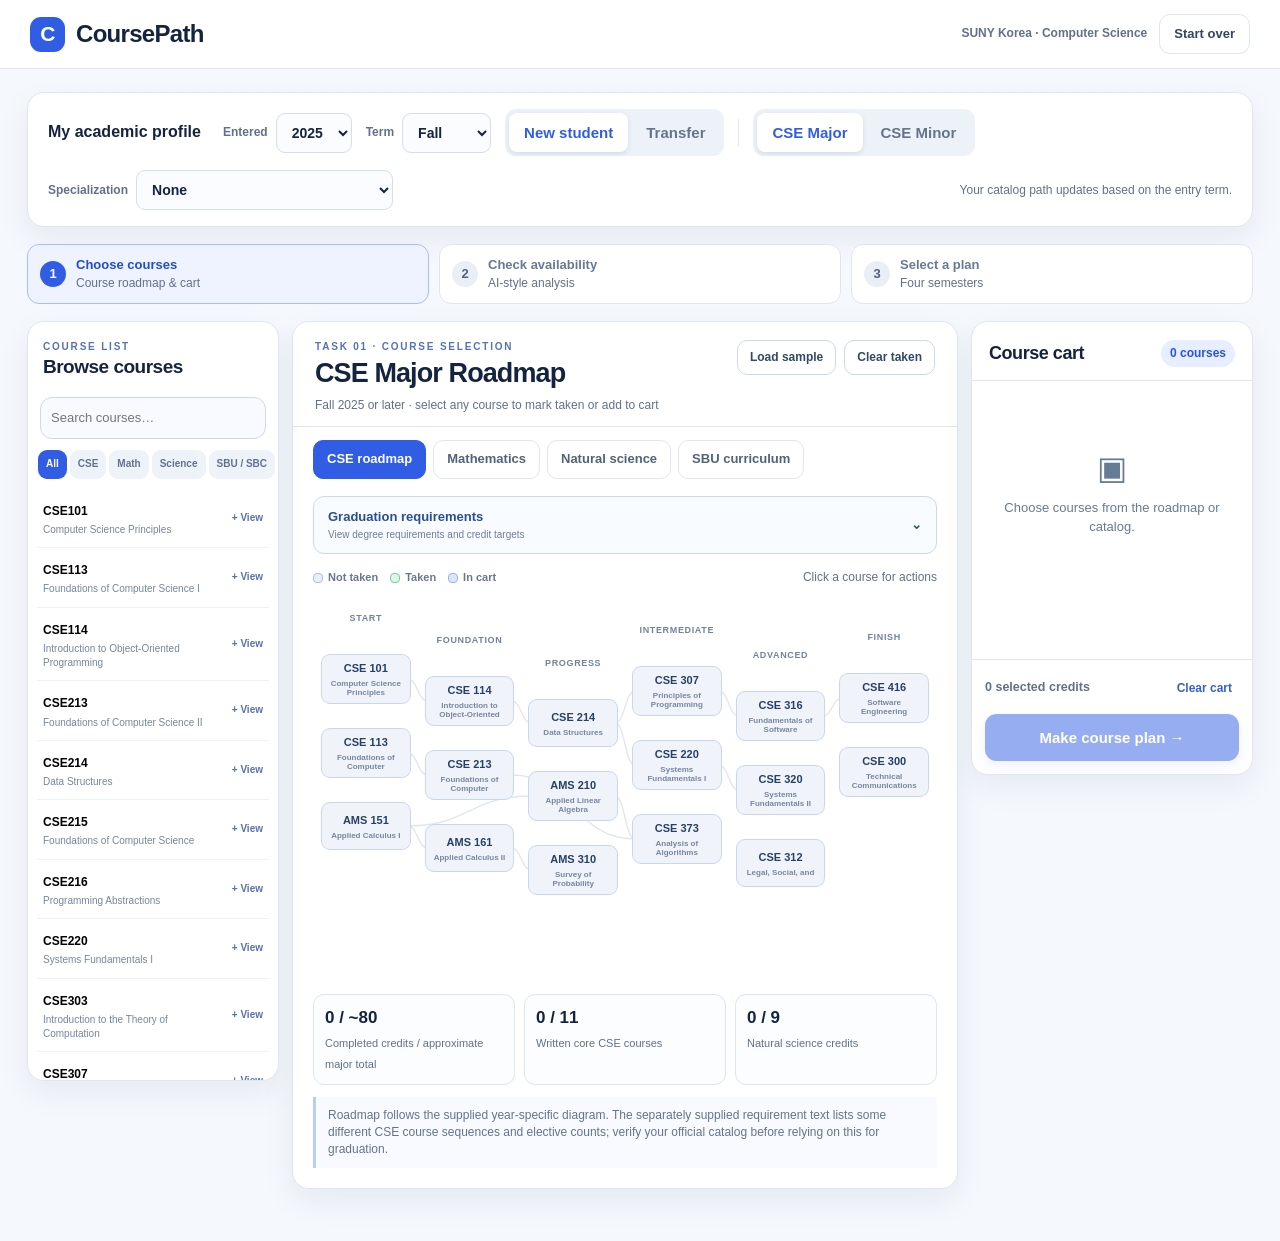
<file: CoursePath.html>
<!doctype html>
<html lang="en">
<head>
<meta charset="utf-8" />
<meta name="viewport" content="width=device-width,initial-scale=1" />
<title>Prototype | CoursePath</title>
<style>
:root{--ink:#142340;--muted:#61718a;--line:#dee6f0;--wash:#f5f8fd;--white:#fff;--blue:#315de5;--blueDark:#2148c2;--softBlue:#eef3ff;--green:#09835d;--greenBg:#e4f7ec;--amber:#986410;--amberBg:#fff3d6;--shadow:0 12px 32px rgba(29,53,91,.07);--radius:17px}
*{box-sizing:border-box}html{scroll-behavior:smooth}body{margin:0;background:var(--wash);font-family:Inter,ui-sans-serif,-apple-system,BlinkMacSystemFont,"Segoe UI",sans-serif;color:var(--ink);font-size:15px;line-height:1.42}button,select,input{font:inherit}button{cursor:pointer}button:disabled{opacity:.5;cursor:not-allowed}button:focus-visible,input:focus-visible,select:focus-visible{outline:3px solid #9db8ff;outline-offset:2px}a{color:inherit}.hidden{display:none!important}
.app-header{height:69px;background:#fff;border-bottom:1px solid var(--line);display:flex;align-items:center;justify-content:space-between;padding:0 30px;gap:16px;position:sticky;top:0;z-index:30}.brand{display:flex;align-items:center;gap:11px;font-weight:850;letter-spacing:-.7px;font-size:24px}.brandmark{width:35px;height:35px;display:grid;place-items:center;background:var(--blue);color:#fff;border-radius:11px;font-size:21px;font-weight:900}.head-right{display:flex;align-items:center;gap:12px}.head-note{font-size:12px;font-weight:650;color:var(--muted)}.header-link{background:#fff;border:1px solid var(--line);padding:10px 14px;border-radius:11px;color:#334562;font-size:13px;font-weight:800}.header-link:hover{background:#f2f6ff}
.page{max-width:1630px;margin:0 auto;padding:23px 27px 52px}.profile-panel{background:#fff;border:1px solid var(--line);box-shadow:var(--shadow);border-radius:var(--radius);padding:16px 20px;display:flex;flex-wrap:wrap;align-items:center;gap:14px;margin-bottom:17px}.profile-label{font-weight:850;font-size:16px;margin-right:8px}.profile-field{display:flex;align-items:center;gap:8px;white-space:nowrap}.profile-field label{color:var(--muted);font-weight:750;font-size:12px}.profile-field select{min-height:40px;padding:8px 11px;border:1px solid #d4deed;background:#fafcff;border-radius:9px;color:var(--ink);font-size:14px;font-weight:700}.toggle-group{display:flex;background:#edf2f9;padding:4px;border-radius:11px;gap:3px}.pill-toggle{padding:9px 15px;border:0;background:transparent;color:#65748b;font-weight:790;border-radius:8px}.pill-toggle.active{background:#fff;color:var(--blue);box-shadow:0 2px 5px rgba(33,64,107,.12)}.subtle-sep{height:27px;width:1px;background:var(--line)}.profile-tip{font-size:12px;color:var(--muted);margin-left:auto;max-width:300px}
.steps{display:flex;align-items:center;gap:10px;margin:5px 0 17px}.step{display:flex;align-items:center;gap:10px;flex:1;border:1px solid var(--line);background:#fff;border-radius:12px;padding:11px 12px;font-weight:780;color:#697993;font-size:13px;text-align:left}.step.active{color:#234dcb;background:var(--softBlue);border-color:#a8bcf8}.step.done{color:#087251}.step-num{width:26px;height:26px;border-radius:50%;display:grid;place-items:center;background:#e9eef7;font-weight:850;color:#50627b}.step.active .step-num{background:var(--blue);color:#fff}.step.done .step-num{background:#ddf5e8;color:#087251}.step-description{font-size:12px;color:var(--muted);font-weight:500;display:block}
.workspace{display:grid;grid-template-columns:72px minmax(0,1fr) 295px;gap:15px;align-items:start}.tool-rail{background:#fff;border:1px solid var(--line);border-radius:var(--radius);padding:13px 9px;min-height:570px;display:flex;flex-direction:column;align-items:center;gap:13px}.rail-btn{width:53px;min-height:59px;display:flex;flex-direction:column;align-items:center;justify-content:center;gap:3px;font-size:10px;font-weight:800;background:#f4f7ff;border:1px solid #cbd9fc;color:#294fb2;border-radius:12px}.rail-btn:hover{background:#eaf0ff}.rail-btn svg{width:23px;height:23px}.rail-mini{color:#9aa7b8;font-size:10px;text-align:center;margin-top:8px}.main-card,.side-card{background:#fff;border:1px solid var(--line);box-shadow:var(--shadow);border-radius:var(--radius);overflow:hidden}.main-card{min-height:570px}.card-head{padding:18px 22px 12px;border-bottom:1px solid var(--line);display:flex;align-items:flex-start;justify-content:space-between;gap:14px}.eyebrow{text-transform:uppercase;font-size:10px;font-weight:900;letter-spacing:1.8px;color:#5671bc}.card-head h1{font-size:27px;letter-spacing:-.9px;line-height:1.15;margin:4px 0 4px}.small-muted{color:var(--muted);font-size:12px}.card-actions{display:flex;gap:8px;align-items:center;flex-wrap:wrap}.outline-btn{background:#fff;border:1px solid #cbd8ed;border-radius:10px;padding:10px 12px;font-weight:750;color:#334865}.outline-btn:hover{background:#f2f6ff}.primary-btn{background:var(--blue);color:#fff;border:1px solid var(--blue);border-radius:11px;padding:12px 15px;font-weight:830;box-shadow:0 5px 14px rgba(49,93,229,.16)}.primary-btn:hover:not(:disabled){background:var(--blueDark)}.btn-small{padding:8px 12px;font-size:12px}.tabstrip{display:flex;gap:7px;align-items:center;padding:13px 20px 6px;flex-wrap:wrap}.tab{border:1px solid var(--line);background:#fff;color:#51627b;padding:9px 13px;border-radius:10px;font-weight:810;font-size:13px}.tab.active{background:var(--blue);border-color:var(--blue);color:#fff}.roadmap-wrap{padding:12px 20px 17px}.roadmap-help{display:flex;justify-content:space-between;align-items:center;gap:10px;flex-wrap:wrap;margin:0 0 13px}.legend{display:flex;gap:12px;align-items:center;flex-wrap:wrap}.legend span{font-size:11px;font-weight:750;color:#667891;display:flex;align-items:center;gap:5px}.dot{width:10px;height:10px;border-radius:4px;display:inline-block}.dot.todo{background:#e9eff8;border:1px solid #adc0da}.dot.taken{background:#dcf6e7;border:1px solid #7dc9a0}.dot.cart{background:#dce7ff;border:1px solid #96b0fb}.roadmap-scroll{overflow-x:auto;scrollbar-width:thin;padding:8px 4px 12px}.roadmap-inner{position:relative;min-width:690px;min-height:313px}.roadmap-grid{display:grid;grid-template-columns:repeat(6,minmax(100px,1fr));gap:10px;position:relative;z-index:2}.roadmap-column{display:flex;flex-direction:column;gap:14px;align-items:stretch}.col-title{font-size:10px;letter-spacing:.65px;text-transform:uppercase;font-weight:900;color:#72839e;margin-bottom:2px;text-align:center;min-height:16px}.node{min-height:69px;border-radius:12px;border:1px solid #c8d7ec;background:#f0f4fa;color:#274065;display:flex;flex-direction:column;align-items:center;justify-content:center;padding:9px 5px;gap:3px;position:relative;font-size:14px;font-weight:880;box-shadow:0 2px 0 rgba(39,61,97,.04)}.node .node-sub{font-size:9px;font-weight:680;color:#75869e;text-align:center;line-height:1.2}.node:hover{outline:2px solid #92adfa;outline-offset:1px}.node.taken{background:var(--greenBg);border-color:#80c8a5;color:#075e41}.node.taken .node-sub{color:#087251}.node.incart{background:#e8eeff;border-color:#91aafa;color:#204cae}.node.incart .node-sub{color:#476fc1}.node.done-and-cart{background:var(--greenBg);border-color:#80c8a5}.path-lines{position:absolute;inset:0;width:100%;height:100%;z-index:1;overflow:visible;pointer-events:none}.path-lines path{stroke:#9eafca;stroke-width:2;fill:none}.requirements-summary{display:grid;grid-template-columns:repeat(3,1fr);gap:9px;margin:3px 20px 12px}.summary-chip{border:1px solid var(--line);background:#fbfdff;border-radius:11px;padding:11px}.summary-chip b{display:block;font-size:17px}.summary-chip span{font-size:11px;color:var(--muted)}.required-list{display:grid;grid-template-columns:repeat(auto-fit,minmax(180px,1fr));gap:9px;padding:18px 20px}.check-row{display:flex;align-items:center;justify-content:space-between;gap:8px;border:1px solid #dde6f2;border-radius:12px;padding:11px;background:#fbfcff}.check-row b{font-size:13px}.check-row small{display:block;color:#8090a6;font-size:11px;margin-top:3px}.status-small{font-weight:830;font-size:11px;padding:5px 7px;border-radius:7px;background:#edf3fa;color:#65758a}.status-small.ok{background:var(--greenBg);color:#14774d}.require-note{font-size:12px;color:var(--muted);padding:0 20px 18px}
.side-card{position:sticky;top:85px}.cart-head{display:flex;align-items:center;justify-content:space-between;padding:18px 17px 13px;border-bottom:1px solid var(--line)}.cart-title{font-size:18px;font-weight:880;letter-spacing:-.45px}.count-bubble{font-size:12px;font-weight:900;background:#e7eeff;color:#2a56d3;border-radius:20px;padding:5px 9px}.cart-body{padding:13px;min-height:278px;max-height:400px;overflow:auto}.cart-empty{text-align:center;padding:52px 13px;color:#667b95;font-size:13px}.cart-empty .empty-icon{font-size:32px;margin-bottom:8px}.cart-course{animation:cartEnter .23s ease both;display:flex;align-items:center;justify-content:space-between;gap:8px;padding:12px 10px;border:1px solid #e3e9f3;border-radius:11px;margin-bottom:8px;background:#f9fbff}.cart-course strong{font-size:13px}.cart-course small{display:block;color:#73839b;font-size:11px;margin-top:3px}.remove{border:0;background:#e9eef5;color:#60718a;border-radius:7px;padding:4px 8px;font-size:17px}.remove:hover{background:#fbe8e8;color:#a53d3d}.cart-foot{border-top:1px solid var(--line);padding:13px}.cart-foot .primary-btn{width:100%}.text-link{border:0;background:transparent;color:#375fce;font-size:12px;font-weight:820;padding:7px}.cart-helpers{display:flex;justify-content:space-between;align-items:center;gap:6px;margin-bottom:10px}.cart-helpers small{color:var(--muted);font-weight:650}.alert{padding:10px 13px;border:1px solid #f0dda9;background:#fff9e8;border-radius:10px;color:#83601e;font-size:12px}.inline-note{margin:12px 20px 20px;padding:10px 12px;border-left:3px solid #bdcdef;color:#63748d;font-size:12px;background:#f8faff}
/* catalog drawer */.shade{position:fixed;inset:0;background:rgba(14,31,58,.32);z-index:45;opacity:0;pointer-events:none;transition:opacity .2s}.shade.open{opacity:1;pointer-events:auto}.drawer{position:fixed;z-index:46;top:0;bottom:0;left:0;width:min(415px,92vw);background:#fff;box-shadow:22px 0 65px rgba(19,34,60,.16);transform:translateX(-102%);transition:transform .27s cubic-bezier(.2,.8,.2,1);display:flex;flex-direction:column}.drawer.open{transform:translateX(0)}.drawer-head{display:flex;align-items:center;justify-content:space-between;padding:22px 23px 12px}.drawer-head h2{font-size:23px;margin:0;letter-spacing:-.5px}.icon-button{border:1px solid var(--line);background:white;border-radius:10px;padding:6px 10px;font-size:19px;color:#50627e}.search-wrap{padding:5px 22px 12px}.search-wrap input{width:100%;border-radius:12px;border:1px solid #cdd8ea;background:#f8faff;padding:13px 14px;font-size:14px;outline:none}.catalog-tabs{display:flex;gap:5px;overflow:auto;padding:0 20px 11px}.catalog-tab{border:0;background:#eef2f9;color:#5d7190;border-radius:9px;padding:9px 10px;font-size:12px;font-weight:820;white-space:nowrap}.catalog-tab.active{background:var(--blue);color:white}.catalog-scroll{overflow-y:auto;flex:1;padding:0 17px 25px}.course-item{width:100%;display:flex;align-items:center;justify-content:space-between;text-align:left;padding:12px 10px;border:0;border-bottom:1px solid #edf1f6;background:#fff;gap:10px}.course-item:hover{background:#f5f8ff}.course-item strong{font-size:14px}.course-item small{font-size:11px;display:block;color:#74869d;margin-top:3px}.mini-course-status{color:#5671ad;font-size:11px;font-weight:850;flex-shrink:0}.mini-course-status.taken{color:#07875e}.mini-course-status.added{color:#315de5}
/* dialog */.modal-layer{position:fixed;inset:0;background:rgba(11,28,56,.5);display:grid;place-items:center;z-index:60;padding:15px}.modal{width:min(510px,100%);background:#fff;border-radius:22px;padding:26px;box-shadow:0 35px 100px rgba(6,23,52,.25)}.modal-top{display:flex;justify-content:space-between;gap:13px}.modal h2{margin:4px 0 8px;font-size:25px;letter-spacing:-.6px}.modal-course-type{color:var(--muted);font-size:12px;font-weight:800}.modal p{color:#61728a;margin:10px 0 18px}.modal-spec{background:#f5f8fe;border:1px solid #e0e8f4;padding:12px;border-radius:12px;display:flex;justify-content:space-between;gap:12px;font-size:13px;margin-bottom:16px}.modal-buttons{display:grid;grid-template-columns:1fr 1fr;gap:9px}.modal-buttons button{padding:12px 10px}.modal-buttons button:last-child{grid-column:span 2}
@keyframes cartEnter{from{opacity:0;transform:translateY(6px)}to{opacity:1;transform:translateY(0)}}
/* task 2 */.results-layout{display:grid;grid-template-columns:minmax(0,1fr) 295px;gap:16px}.results-card{background:#fff;border:1px solid var(--line);border-radius:var(--radius);overflow:hidden;box-shadow:var(--shadow)}.results-pad{padding:20px}.section-title{margin:0 0 5px;font-size:28px;letter-spacing:-.85px}.results-top{display:flex;align-items:center;justify-content:space-between;gap:13px;flex-wrap:wrap}.light-badge{display:inline-block;font-size:11px;font-weight:850;padding:6px 9px;background:#f3f5fa;color:#60738e;border-radius:7px}.availability-list{margin-top:18px;display:flex;flex-direction:column;gap:8px}.availability-row{border:1px solid #e1e8f3;background:#fff;border-radius:12px;padding:12px 15px;display:grid;grid-template-columns:minmax(160px,1fr) 180px 165px;gap:12px;align-items:center}.availability-row b{font-size:14px}.availability-row small{color:#71829b;display:block;font-size:11px;margin-top:3px}.availability-status{font-size:12px;font-weight:820}.availability-status.good{color:#078557}.availability-status.mid{color:#a36814}.availability-status.low{color:#a33d43}.estimate{font-weight:830;color:#314f82;font-size:13px}.evidence-list{display:flex;gap:6px;flex-wrap:wrap;margin-top:5px}.evidence{padding:4px 6px;border-radius:5px;background:#f0f5fb;color:#5f7393;font-size:10px;font-weight:760}.recommend-box{background:linear-gradient(155deg,#244cb9,#112e7b);color:white;padding:22px;border-radius:16px;margin:17px}.recommend-box h3{margin:3px 0 8px;font-size:21px}.recommend-box p{color:#d8e3ff;font-size:13px}.recommend-box .primary-btn{background:#fff;color:#1b46ad;border-color:white;width:100%;margin-top:13px}.warn-list{padding-left:19px;color:#6f5c37;font-size:12px;line-height:1.6}.info-title{font-weight:860;font-size:16px;margin:0 0 7px}
/* task 3 */.schedule-stack{display:grid;grid-template-columns:repeat(3,minmax(0,1fr));gap:15px;margin-top:19px}.schedule-card{background:#fff;border:1px solid var(--line);border-radius:17px;box-shadow:var(--shadow);padding:15px;display:flex;flex-direction:column;gap:12px}.schedule-card.recommended{border:2px solid #7699f6}.schedule-heading{display:flex;justify-content:space-between;align-items:center;gap:8px}.schedule-heading h3{font-size:17px;letter-spacing:-.3px;margin:0}.semester-grid{display:grid;grid-template-columns:1fr 1fr;gap:9px;flex:1}.semester{border:1px solid #e5ebf5;background:#f8faff;border-radius:11px;padding:10px;min-height:100px}.semester h4{font-size:12px;color:#50688c;margin:0 0 9px}.sem-course{display:block;background:#fff;color:#273f66;border:1px solid #e1e8f2;border-radius:6px;padding:5px 7px;margin-bottom:5px;font-size:11px;font-weight:810}.semester .empty-line{font-size:11px;color:#a3afc1}.schedule-card .primary-btn{margin-top:auto;width:100%}.final-result{display:grid;grid-template-columns:260px minmax(0,1fr);gap:17px;margin-top:15px}.final-result .semester-grid{grid-template-columns:repeat(4,minmax(0,1fr))}.final-result .semester{min-height:205px}.final-result .sem-course{font-size:13px;padding:9px}.final-hero{border-radius:16px;background:#e9f8ee;border:1px solid #b9e3c9;padding:22px}.final-hero h3{margin:7px 0 3px;font-size:24px}.final-hero p{font-size:13px;color:#4d7961}.show-print{display:flex;gap:10px;margin-top:14px;flex-wrap:wrap}
/* smooth animation */.loading-overlay{position:fixed;inset:0;background:rgba(243,247,255,.90);backdrop-filter:blur(7px);display:grid;place-items:center;z-index:70}.loading-card{width:min(415px,90vw);background:white;border:1px solid #dfe8fb;border-radius:24px;padding:31px;box-shadow:0 26px 90px rgba(20,48,100,.15);text-align:center}.orb{width:76px;height:76px;border:5px solid #dfebff;border-top-color:#315de5;border-right-color:#96b2fa;border-radius:50%;margin:0 auto 19px;animation:spin 1.15s linear infinite}.loading-card h2{margin:0 0 8px;font-size:22px}.loading-card p{margin:0;color:#73849c;font-size:13px;min-height:18px}.loading-track{height:7px;background:#eaf0fa;border-radius:10px;overflow:hidden;margin:23px 0 10px}.loading-fill{height:100%;width:4%;background:linear-gradient(90deg,#5480f6,#315de5);border-radius:10px;transition:width .6s ease}.loading-percent{font-size:11px;color:#8a9bb5;font-weight:790}@keyframes spin{to{transform:rotate(360deg)}}
.toast{position:fixed;bottom:22px;left:50%;transform:translate(-50%,15px);opacity:0;background:#1d3154;color:#fff;border-radius:12px;padding:12px 18px;font-size:13px;box-shadow:0 14px 44px #1426423b;z-index:90;pointer-events:none;transition:opacity .2s, transform .2s}.toast.show{opacity:1;transform:translate(-50%,0)}
@media(max-width:1180px){.page{padding:17px 15px}.workspace{grid-template-columns:62px minmax(0,1fr) 265px;gap:10px}.results-layout{grid-template-columns:minmax(0,1fr) 265px}.schedule-stack{grid-template-columns:1fr}.schedule-card .semester-grid{grid-template-columns:repeat(4,1fr)}.profile-tip{display:none}}
@media(max-width:880px){.app-header{padding:0 14px;height:62px}.brand{font-size:19px}.head-note{display:none}.page{padding:11px}.profile-panel{padding:13px;gap:10px}.profile-label{width:100%}.steps{gap:5px}.step{padding:9px 7px;font-size:10px;gap:5px}.step-description{display:none}.step-num{width:21px;height:21px}.workspace{grid-template-columns:1fr}.tool-rail{min-height:auto;flex-direction:row;padding:8px}.rail-btn{min-height:50px;width:110px;flex-direction:row;font-size:12px}.rail-mini{display:none}.side-card{position:static}.cart-body{min-height:80px;max-height:230px}.main-card{min-height:480px}.card-head{padding:16px}.card-head h1{font-size:24px}.results-layout{grid-template-columns:1fr}.availability-row{grid-template-columns:minmax(120px,1fr) minmax(110px,1fr)}.availability-row>div:last-child{grid-column:span 2}.final-result{grid-template-columns:1fr}.final-result .semester-grid{grid-template-columns:1fr 1fr}.schedule-card .semester-grid{grid-template-columns:1fr 1fr}}
@media(max-width:500px){.header-link{display:none}.profile-field{width:calc(50% - 5px)}.profile-field select{max-width:100%;width:100%}.subtle-sep{display:none}.card-actions{gap:5px}.requirements-summary{grid-template-columns:1fr 1fr}.tabstrip{padding:11px}.tab{padding:8px 10px}.step{font-size:10px}.step>span:nth-child(2){line-height:1.1}.section-title{font-size:24px}.schedule-card .semester-grid,.final-result .semester-grid{grid-template-columns:1fr 1fr}.modal-buttons{grid-template-columns:1fr}.modal-buttons button:last-child{grid-column:auto}}
@media print{.app-header,.steps,.tool-rail,.profile-panel,.side-card,.show-print,.no-print{display:none!important}.page{max-width:none}.final-result{grid-template-columns:1fr}.main-card,.results-card{box-shadow:none}.final-result .semester-grid{grid-template-columns:repeat(4,1fr)} }

/* Revised three-column course planning layout */
.workspace{grid-template-columns:252px minmax(0,1fr) 282px;gap:13px}
.course-sidebar{position:sticky;top:83px;left:auto;bottom:auto;width:100%;height:calc(100vh - 100px);min-height:520px;max-height:760px;transform:none!important;z-index:3;border:1px solid var(--line);border-radius:var(--radius);box-shadow:var(--shadow);overflow:hidden}
.course-sidebar .drawer-head{padding:18px 15px 10px}.course-sidebar .drawer-head h2{font-size:19px}
.course-sidebar .search-wrap{padding:6px 12px 11px}.course-sidebar .search-wrap input{font-size:13px;padding:11px 10px}
.course-sidebar .catalog-tabs{padding:0 10px 10px;gap:3px}.course-sidebar .catalog-tab{padding:7px 8px;font-size:10px}
.course-sidebar .catalog-scroll{padding:0 9px 15px}.course-sidebar .course-item{padding:10px 6px}
.course-sidebar .course-item strong{font-size:12px}.course-sidebar .course-item small{font-size:10px}
.course-sidebar .mini-course-status{font-size:10px}
.roadmap-wrap{padding:15px 20px 19px}
.roadmap-scroll{padding:13px 8px 23px;overflow-x:auto}
.roadmap-inner{min-width:590px;min-height:335px;max-width:930px;margin:0 auto}
.roadmap-grid{grid-template-columns:repeat(6,minmax(76px,1fr));column-gap:14px}
.roadmap-column{gap:24px;align-items:center}
.roadmap-column:nth-child(2){padding-top:22px}.roadmap-column:nth-child(3){padding-top:45px}
.roadmap-column:nth-child(4){padding-top:12px}.roadmap-column:nth-child(5){padding-top:37px}.roadmap-column:nth-child(6){padding-top:19px}
.col-title{font-size:9px;min-height:16px;white-space:nowrap}
.node{width:100%;max-width:100px;min-height:48px;padding:6px 4px;gap:2px;border-radius:9px;font-size:11px;box-shadow:none}
.node .node-sub{font-size:8px;line-height:1.15}
.path-lines path{stroke:#d0daea;stroke-width:1.4;opacity:.66}
.requirements-summary{margin-top:5px}
.degree-requirements{margin:11px 20px 0;border:1px solid #c9d9f3;background:#f8fbff;border-radius:11px;overflow:hidden}
.degree-requirements summary{list-style:none;cursor:pointer;padding:11px 14px;display:flex;justify-content:space-between;align-items:center;gap:12px;font-weight:840;color:#2a4e91;font-size:13px}
.degree-requirements summary::-webkit-details-marker{display:none}
.degree-requirements summary small{display:block;color:#6b7f9c;font-weight:520;font-size:10px;margin-top:2px}
.degree-requirements[open] .summary-caret{transform:rotate(180deg)}.summary-caret{transition:transform .2s}
.degree-content{padding:14px;border-top:1px solid #dce7f5;background:#fff;color:#334761;font-size:12px;line-height:1.5}
.degree-content .degree-cols{display:grid;grid-template-columns:1fr 1fr;gap:12px}
.degree-content h3{font-size:13px;color:#213f78;margin:3px 0 6px}
.degree-content p{margin:6px 0}.degree-content ul{margin:4px 0 10px;padding-left:18px}
.degree-content .degree-warning{border-left:3px solid #e0b25b;background:#fff9ed;padding:9px 11px;margin:9px 0 0;border-radius:5px}
.sem-course{font-size:11px;line-height:1.34;padding:7px 8px}
.sem-course strong{display:block;font-size:12px;color:#263e68}
.sem-course small{display:block;margin-top:3px;color:#73839a;font-size:10px;line-height:1.35;font-weight:550;overflow-wrap:anywhere}
.semester h4{font-size:12px}
.final-result .sem-course{font-size:12px;padding:10px}
.final-result .sem-course small{font-size:11px}
@media(max-width:1240px){.workspace{grid-template-columns:214px minmax(0,1fr) 246px;gap:10px}.roadmap-inner{min-width:550px}.roadmap-grid{column-gap:8px}.node{max-width:88px}.course-sidebar .catalog-tab{padding:7px 6px;font-size:9px}}
@media(max-width:940px){.workspace{grid-template-columns:1fr 255px}.course-sidebar{grid-column:1/-1;position:static;height:235px;min-height:0;max-height:none}.course-sidebar .catalog-scroll{padding-bottom:10px}.course-sidebar .catalog-tabs{justify-content:flex-start}.main-card{grid-column:1}.side-card{grid-column:2;position:sticky;top:75px}.roadmap-inner{min-width:550px}.degree-content .degree-cols{grid-template-columns:1fr 1fr}}
@media(max-width:690px){.workspace{grid-template-columns:1fr}.course-sidebar,.main-card,.side-card{grid-column:1}.course-sidebar{height:215px}.side-card{position:static}.degree-content .degree-cols{grid-template-columns:1fr}.roadmap-inner{min-width:575px}.schedule-stack{grid-template-columns:1fr}}

/* Specialization: additional course pathway beneath the core CSE roadmap */
.specialization-roadmap{margin:0 20px 18px;padding:16px;border:1px solid #d6e3fa;border-radius:14px;background:#f8fbff}
.specialization-heading{display:flex;align-items:center;justify-content:space-between;gap:10px;margin-bottom:12px;flex-wrap:wrap}
.specialization-heading h3{margin:0;font-size:17px;color:#243d71}
.specialization-heading small{color:#62758e;font-size:11px}
.specialization-groups{display:grid;grid-template-columns:repeat(3,minmax(0,1fr));gap:12px}
.specialization-group{padding:12px;border:1px solid #e0e8f5;background:white;border-radius:12px}
.specialization-group h4{font-size:12px;margin:0 0 9px;color:#4c6388}
.specialization-course-list{display:flex;gap:7px;flex-wrap:wrap}
.specialization-node{border:1px solid #c7d6ec;background:#edf3fc;color:#28436a;padding:7px 9px;border-radius:9px;font-size:11px;font-weight:800;cursor:pointer}
.specialization-node.taken{background:#dcf6e7;border-color:#80c8a5;color:#075e41}
.specialization-node.incart{background:#dce7ff;border-color:#91aafa;color:#204cae}
.specialization-note{margin:11px 0 0;color:#5c6e88;font-size:11px;line-height:1.5}
@media(max-width:940px){.specialization-groups{grid-template-columns:1fr 1fr}}
@media(max-width:600px){.specialization-groups{grid-template-columns:1fr}}
</style>
</head>
<body>
<header class="app-header"><div class="brand"><span class="brandmark">C</span><span>CoursePath</span></div><div class="head-right"><span class="head-note">SUNY Korea · Computer Science</span><button class="header-link" id="restartBtn" type="button">Start over</button></div></header>
<div class="page">
<div class="profile-panel" id="profilePanel"><span class="profile-label">My academic profile</span><div class="profile-field"><label for="entryYear">Entered</label><select id="entryYear"><option>2023</option><option>2024</option><option selected>2025</option><option>2026</option><option>2027</option></select></div><div class="profile-field"><label for="entryTerm">Term</label><select id="entryTerm"><option>Spring</option><option selected>Fall</option></select></div><div class="toggle-group" aria-label="Student type"><button type="button" class="pill-toggle active" data-student="new">New student</button><button type="button" class="pill-toggle" data-student="transfer">Transfer</button></div><span class="subtle-sep"></span><div class="toggle-group" aria-label="Degree path"><button type="button" class="pill-toggle active" data-degree="major">CSE Major</button><button type="button" class="pill-toggle" data-degree="minor">CSE Minor</button></div><div class="profile-field" id="specializationWrap"><label for="specializationSelect">Specialization</label><select id="specializationSelect"><option value="none">None</option><option value="ai">AI & Data Science</option><option value="hci">Human-Computer Interaction</option><option value="game">Game Programming</option><option value="security">Security & Privacy</option><option value="systems">Systems Software Development</option></select></div><div class="profile-field hidden" id="minorDeclareWrap"><label for="minorCatalog">Minor declared</label><select id="minorCatalog"><option value="prior">Before Fall 2025</option><option value="later" selected>Fall 2025 or later</option></select></div><span class="profile-tip">Your catalog path updates based on the entry term.</span></div>
<div class="steps" aria-label="Main tasks"><button class="step active" id="step1" type="button"><span class="step-num">1</span><span>Choose courses<span class="step-description">Course roadmap & cart</span></span></button><button class="step" id="step2" type="button"><span class="step-num">2</span><span>Check availability<span class="step-description">AI-style analysis</span></span></button><button class="step" id="step3" type="button"><span class="step-num">3</span><span>Select a plan<span class="step-description">Four semesters</span></span></button></div>
<section id="planningView" class="workspace">
 <aside class="drawer course-sidebar" id="catalogDrawer" aria-label="Course list" aria-hidden="false"><div class="drawer-head"><div><div class="eyebrow">COURSE LIST</div><h2>Browse courses</h2></div></div><div class="search-wrap"><input id="searchCourses" type="search" placeholder="Search courses…" aria-label="Search courses" /></div><div class="catalog-tabs"><button class="catalog-tab active" data-filter="all" type="button">All</button><button class="catalog-tab" data-filter="cse" type="button">CSE</button><button class="catalog-tab" data-filter="math" type="button">Math</button><button class="catalog-tab" data-filter="science" type="button">Science</button><button class="catalog-tab" data-filter="sbc" type="button">SBU / SBC</button></div><div class="catalog-scroll" id="courseResults"></div></aside>
 <main class="main-card"><div class="card-head"><div><div class="eyebrow">TASK 01 · COURSE SELECTION</div><h1 id="pathTitle">CSE Major Roadmap</h1><span class="small-muted" id="pathSubtitle">Select courses to view details, mark taken, or add to your plan.</span></div><div class="card-actions"><button class="outline-btn btn-small" id="sampleBtn" type="button">Load sample</button><button class="outline-btn btn-small" id="clearTakenBtn" type="button">Clear taken</button></div></div>
 <div class="tabstrip"><button type="button" class="tab active" data-area="roadmap">CSE roadmap</button><button type="button" class="tab" data-area="math">Mathematics</button><button type="button" class="tab" data-area="science">Natural science</button><button type="button" class="tab" data-area="sbc">SBU curriculum</button></div>
 <details id="degreeRequirements" class="degree-requirements"><summary><span>Graduation requirements <small>View degree requirements and credit targets</small></span><span class="summary-caret">⌄</span></summary><div id="degreeRequirementsContent" class="degree-content"></div></details>
 <div id="roadmapArea"><div class="roadmap-wrap"><div class="roadmap-help"><div class="legend"><span><i class="dot todo"></i>Not taken</span><span><i class="dot taken"></i>Taken</span><span><i class="dot cart"></i>In cart</span></div><span class="small-muted">Click a course for actions</span></div><div class="roadmap-scroll"><div id="roadmapInner" class="roadmap-inner"><svg id="pathLines" class="path-lines" aria-hidden="true"></svg><div class="roadmap-grid" id="roadmapGrid"></div></div></div></div><div id="specializationRoadmap" class="specialization-roadmap hidden"></div><div class="requirements-summary" id="reqSummary"></div><div class="inline-note" id="curriculumNote"></div></div>
 <div class="required-list hidden" id="checklistArea"></div><div class="require-note hidden" id="checklistNote"></div></main>
 <aside class="side-card"><div class="cart-head"><span class="cart-title">Course cart</span><span class="count-bubble" id="cartCount">0 courses</span></div><div class="cart-body" id="cartItems"><div class="cart-empty"><div class="empty-icon">▣</div>Choose courses from the roadmap or catalog.</div></div><div class="cart-foot"><div class="cart-helpers"><small id="cartCredits">0 selected credits</small><button class="text-link" id="clearCartBtn" type="button">Clear cart</button></div><button class="primary-btn" type="button" id="makePlanBtn">Make course plan →</button></div></aside>
</section>
<section id="analysisView" class="hidden results-layout"><main class="results-card"><div class="results-pad"><div class="eyebrow">TASK 02 · COURSE ANALYSIS</div><div class="results-top"><div><h1 class="section-title">Course availability</h1><div class="small-muted">2026 course list references + illustrative future estimates</div></div><button type="button" class="outline-btn" id="editCartBtn">← Edit courses</button></div><div id="availabilityRows" class="availability-list"></div><div class="inline-note" style="margin:16px 0 2px">Future availability, prerequisite checks, and recommendations are simulated. The provided documents contain Spring and Fall 2026 schedules, not a complete five-year history.</div></div></main><aside class="results-card"><div class="recommend-box"><div class="eyebrow" style="color:#c9d8ff">NEXT STEP</div><h3>Build a four-semester plan</h3><p>Compare three sample course plans and choose one that fits your goals.</p><button class="primary-btn" id="generateSchedulesBtn" type="button">Generate schedules →</button></div><div class="results-pad" style="padding-top:0"><div class="info-title">Planning notes</div><ul class="warn-list" id="analysisWarnings"></ul></div></aside></section>
<section id="scheduleView" class="hidden"><div class="results-top"><div><div class="eyebrow">TASK 03 · PLAN SELECTION</div><h1 class="section-title">Recommended 4-semester plans</h1><div class="small-muted">Compare options and select your preferred schedule.</div></div><button type="button" class="outline-btn" id="backAnalysisBtn">← Availability results</button></div><div class="schedule-stack" id="scheduleOptions"></div><div class="inline-note" style="margin:16px 0">These are sample future course plans. Instructor names are references from the supplied 2026 course lists, not confirmed future teaching assignments. Course offerings and prerequisites must be confirmed with the university.</div></section>
<section id="finalView" class="hidden"><div class="eyebrow">PLAN SELECTED</div><h1 class="section-title">My four-semester course plan</h1><div class="final-result"><div class="final-hero"><div style="font-size:36px">✓</div><h3>Plan saved</h3><p id="selectedDescription">Your preferred plan is ready to review.</p><div class="show-print"><button type="button" class="outline-btn" id="comparePlansBtn">Compare again</button><button type="button" class="primary-btn" id="printPlanBtn">Print plan</button></div></div><div class="results-card"><div class="results-pad" id="finalSemesters"></div></div></div><div class="inline-note">Saved in this browser session only. Instructors are 2026 references or TBA, not future assignments. This plan does not register you for university courses.</div></section>
</div>

<div class="modal-layer hidden" id="courseModalLayer" role="dialog" aria-modal="true" aria-labelledby="modalCourseTitle"><div class="modal"><div class="modal-top"><div><div class="modal-course-type" id="modalCategory"></div><h2 id="modalCourseTitle">Course</h2></div><button class="icon-button" type="button" id="modalCloseBtn" aria-label="Close">×</button></div><p id="modalCourseDesc"></p><div class="modal-spec"><div><strong>Credits</strong><div id="modalCredits">3</div></div><div><strong>Prerequisite path</strong><div id="modalPrereqs">—</div></div></div><div class="modal-buttons"><button type="button" class="outline-btn" id="modalTakenBtn">✓ Mark as taken</button><button type="button" class="primary-btn" id="modalAddBtn">+ Put to plan</button></div></div></div>
<div class="loading-overlay hidden" id="loadingOverlay" role="status" aria-live="polite"><div class="loading-card"><div class="orb" aria-hidden="true"></div><h2 id="loadingTitle">Reviewing your courses</h2><p id="loadingMessage">Preparing course availability estimates…</p><div class="loading-track"><div class="loading-fill" id="loadingFill"></div></div><div class="loading-percent" id="loadingPercent">4%</div></div></div><div class="toast" id="toast" role="status"></div>
<script>
'use strict';
const catalog=[
['CSE101','Computer Science Principles',4,'cse',[],'Introductory course', ['spring','fall']],
['CSE113','Foundations of Computer Science I',4,'cse',[],'Foundation sequence (2025+ path)', ['spring','fall']],
['CSE114','Introduction to Object-Oriented Programming',4,'cse',['CSE101'],'Required foundation; roadmap connections are illustrative',['spring','fall']],
['CSE213','Foundations of Computer Science II',4,'cse',['CSE113'],'Foundation sequence (2025+ path)',['spring','fall']],
['CSE214','Data Structures',4,'cse',['CSE114'],'Required foundational course',['spring','fall']],
['CSE215','Foundations of Computer Science',3,'cse',[],'Required introductory course in provided requirements text',[]],
['CSE216','Programming Abstractions',4,'cse',['CSE214'],'Required course in provided requirements text',[]],
['CSE220','Systems Fundamentals I',4,'cse',['CSE214'],'Systems course',['spring','fall']],
['CSE303','Introduction to the Theory of Computation',3,'cse',['CSE215'],'Required advanced course in provided requirements text',['fall']],
['CSE307','Principles of Programming Languages',3,'cse',['CSE214'],'Course on 2025+ roadmap',['spring','fall']],
['CSE310','Computer Networks',3,'cse',['CSE220'],'Required advanced course in provided requirements text',['fall']],
['CSE312','Legal, Social, and Ethical Issues in Information Systems',3,'cse',[],'Professional ethics requirement',['spring','fall']],
['CSE316','Fundamentals of Software Development',3,'cse',['CSE307'],'Advanced development course',['fall']],
['CSE320','Systems Fundamentals II',3,'cse',['CSE220'],'Advanced systems course',['spring','fall']],
['CSE373','Analysis of Algorithms',3,'cse',['CSE213','AMS210'],'Algorithms course (illustrative roadmap links)',['spring','fall']],
['CSE416','Software Engineering',3,'cse',['CSE316'],'Software engineering course',['spring','fall']],
['CSE300','Technical Communications',3,'cse',['WRT102'],'Upper-division writing requirement',['fall']],
['CSE305','Principles of Database Systems',3,'cse',['CSE214'],'Upper-division elective example',['spring']],
['CSE327','Fundamentals of Computer Vision',3,'cse',['CSE214'],'Upper-division elective example',['spring']],
['CSE337','Scripting Languages',3,'cse',['CSE214'],'Upper-division elective example',['spring']],
['CSE354','Computer Security',3,'cse',['CSE220'],'Upper-division elective example',[]],
['CSE380','2D Game Programming',3,'cse',['CSE214'],'Game Programming specialization core course; prerequisites illustrative',[]],
['AMS151','Applied Calculus I',3,'math',[],'Calculus requirement',['spring','fall']],
['AMS161','Applied Calculus II',3,'math',['AMS151'],'Calculus requirement',['spring','fall']],
['AMS210','Applied Linear Algebra',3,'math',['AMS151'],'Linear algebra option',['spring','fall']],
['MAT211','Introduction to Linear Algebra',3,'math',[],'Linear algebra option',[]],
['AMS326','Numerical Analysis',3,'math',[],'Linear algebra / numerical analysis option',['spring']],
['AMS301','Finite Mathematical Structures',3,'math',['AMS210'],'Discrete mathematics requirement',['fall','spring']],
['AMS310','Survey of Probability and Statistics',3,'math',['AMS161'],'Statistics requirement',['spring','fall']],
['AMS311','Probability Theory',3,'math',['AMS161'],'Alternative statistics option',['fall']],
['AMS312','Mathematical Statistics',3,'math',[],'Alternative statistics option',[]],
['PHY131','Classical Physics I',3,'science',[],'Natural science lecture option',[]],
['PHY133','Classical Physics Laboratory I',1,'science',[],'Natural science laboratory option',[]],
['PHY125','Classical Physics A',3,'science',[],'Additional natural science option',[]],
['BIO201','Fundamentals of Biology: Organisms to Ecosystems',3,'science',[],'Natural science lecture option',[]],
['BIO204','Fundamentals of Scientific Inquiry in Biological Sciences I',2,'science',[],'Natural science laboratory option',[]],
['CHE131','General Chemistry I',4,'science',[],'Natural science lecture option',[]],
['CHE133','General Chemistry Laboratory I',1,'science',[],'Natural science laboratory option',[]],
['CHE132','General Chemistry II',4,'science',[],'Additional natural science option',[]],
['BIO202','Biology lecture option',3,'science',[],'Approved biology lecture option',[]],
['BIO203','Biology lecture option',3,'science',[],'Approved biology lecture option',[]],
['CHE152','Chemistry lecture option',3,'science',[],'Approved chemistry lecture option',[]],
['CHE154','Chemistry laboratory option',1,'science',[],'Approved chemistry laboratory option',[]],
['PHY126','Physics lecture option',3,'science',[],'Approved physics lecture option',[]],
['PHY127','Physics lecture option',3,'science',[],'Approved physics lecture option',[]],
['PHY141','Physics lecture option',3,'science',[],'Approved physics lecture option',[]],
['AST203','Astronomy option',3,'science',[],'Additional natural science option',[]],
['AST205','Astronomy option',3,'science',[],'Additional natural science option',[]],
['CHE321','Chemistry option',3,'science',[],'Additional natural science option',[]],
['CHE322','Chemistry option',3,'science',[],'Additional natural science option',[]],
['CHE331','Chemistry option',3,'science',[],'Additional natural science option',[]],
['CHE332','Chemistry option',3,'science',[],'Additional natural science option',[]],
['GEO102','Geology option',3,'science',[],'Additional natural science option',[]],
['GEO103','Geology option',3,'science',[],'Additional natural science option',[]],
['GEO112','Geology option',3,'science',[],'Additional natural science option',[]],
['GEO113','Geology option',3,'science',[],'Additional natural science option',[]],
['GEO122','Geology option',3,'science',[],'Additional natural science option',[]],
['PHY132','Physics option',3,'science',[],'Additional natural science option',[]],
['PHY134','Physics laboratory option',1,'science',[],'Additional natural science option',[]],
['PHY142','Physics option',3,'science',[],'Additional natural science option',[]],
['PHY251','Physics option',3,'science',[],'Additional natural science option',[]],
['PHY252','Physics option',3,'science',[],'Additional natural science option',[]],
['WRT102','Intermediate Writing Workshop',3,'sbc',[],'Writing requirement on roadmap',[]],
['SBC-HUM','Humanities requirement (placeholder)',3,'sbc',[],'Sample SBC category, not a real course code',[]],
['SBC-ARTS','Arts requirement (placeholder)',3,'sbc',[],'Sample SBC category, not a real course code',[]],
['SBC-SBS','Social & behavioral sciences (placeholder)',3,'sbc',[],'Sample SBC category, not a real course code',[]],
['CSE304','Compiler Design',3,'cse',[],'Specialization course; offering and prerequisites not verified',[]],
['CSE306','Operating Systems',3,'cse',[],'Specialization course; offering and prerequisites not verified',[]],
['CSE311','Systems Administration',3,'cse',[],'Specialization course; offering and prerequisites not verified',[]],
['CSE323','Human-Computer Interaction',3,'cse',[],'Specialization course; offering and prerequisites not verified',[]],
['CSE328','Fundamentals of Computer Graphics',3,'cse',[],'Specialization course; offering and prerequisites not verified',[]],
['CSE331','Computer Security Fundamentals',3,'cse',[],'Specialization course; offering and prerequisites not verified',[]],
['CSE332','Introduction to Visualization',3,'cse',[],'Specialization course; offering and prerequisites not verified',[]],
['CSE333','User Interface Development',3,'cse',[],'Specialization course; offering and prerequisites not verified',[]],
['CSE334','Introduction to Multimedia Systems',3,'cse',[],'Specialization course; offering and prerequisites not verified',[]],
['CSE336','Internet Programming',3,'cse',[],'Specialization course; offering and prerequisites not verified',[]],
['CSE351','Introduction to Data Science',3,'cse',[],'Specialization course; offering and prerequisites not verified',[]],
['CSE352','Artificial Intelligence',3,'cse',[],'Specialization course; offering and prerequisites not verified',[]],
['CSE353','Machine Learning',3,'cse',[],'Specialization course; offering and prerequisites not verified',[]],
['CSE355','Computational Geometry',3,'cse',[],'Specialization course; offering and prerequisites not verified',[]],
['CSE356','Cloud Computing',3,'cse',[],'Specialization course; offering and prerequisites not verified',[]],
['CSE357','Statistical Methods for Data Science',3,'cse',[],'Specialization course; offering and prerequisites not verified',[]],
['CSE360','Software Security',3,'cse',[],'Specialization course; offering and prerequisites not verified',[]],
['CSE361','Web Security',3,'cse',[],'Specialization course; offering and prerequisites not verified',[]],
['CSE362','Mobile Security',3,'cse',[],'Specialization course; offering and prerequisites not verified',[]],
['CSE363','Offensive Security',3,'cse',[],'Specialization course; offering and prerequisites not verified',[]],
['CSE364','Advanced Multimedia Techniques',3,'cse',[],'Specialization course; offering and prerequisites not verified',[]],
['CSE366','Introduction to Virtual Reality',3,'cse',[],'Specialization course; offering and prerequisites not verified',[]],
['CSE371','Logic',3,'cse',[],'Specialization course; offering and prerequisites not verified',[]],
['CSE374','Storage Systems',3,'cse',[],'Specialization course; offering and prerequisites not verified',[]],
['CSE376','Advanced Systems Programming in UNIX/C',3,'cse',[],'Specialization course; offering and prerequisites not verified',[]],
['CSE378','Introduction to Robotics',3,'cse',[],'Specialization course; offering and prerequisites not verified',[]],
['CSE381','3D Game Programming',3,'cse',[],'Specialization course; offering and prerequisites not verified',[]],
['CSE390','Special Topics in Computer Science',3,'cse',[],'Specialization course; offering and prerequisites not verified',[]],
['CSE487','Research in Computer Science',0,'cse',[],'Specialization course; offering and prerequisites not verified',[]],
['CSE488','Internship in Computer Science',3,'cse',[],'Specialization course; offering and prerequisites not verified',[]],
['CSE495','Senior Honors Research Project I',3,'cse',[],'Specialization course; offering and prerequisites not verified',[]],
['CSE496','Senior Honors Research Project II',3,'cse',[],'Specialization course; offering and prerequisites not verified',[]],
['PSY260','Survey in Cognition and Perception',3,'math',[],'Specialization course; offering and prerequisites not verified',[]],
['PSY368','Sensation and Perception',3,'math',[],'Specialization course; offering and prerequisites not verified',[]],
['PSY369','Special Topics in Cognition and Perception',3,'math',[],'Specialization course; offering and prerequisites not verified',[]],
].map(([id,name,credits,area,req,description,offered])=>({id,name,credits,area,req,description,offered}));
const byId=Object.fromEntries(catalog.map(c=>[c.id,c]));
let state={year:'2025',term:'Fall',student:'new',degree:'major',minorCatalog:'later',specialization:'none',area:'roadmap',filter:'all',query:'',taken:new Set(),cart:[],view:'planning',modal:null,finalIndex:null};
const $=(id)=>document.getElementById(id);const $$=(sel)=>Array.from(document.querySelectorAll(sel));
const oldPath=[[['CSE101','AMS151'],['CSE114','CSE215'],['CSE214','AMS161'],['CSE216','CSE220','AMS210'],['CSE303','CSE310','CSE320','AMS310'],['CSE373','CSE416']],[['CSE101','CSE114'],['CSE114','CSE214'],['CSE214','CSE216'],['CSE214','CSE220'],['CSE220','CSE320'],['CSE215','CSE303'],['CSE216','CSE416'],['AMS151','AMS161'],['AMS161','AMS310'],['AMS210','CSE373']]];
const newPath=[[['CSE101','CSE113','AMS151'],['CSE114','CSE213','AMS161'],['CSE214','AMS210','AMS310'],['CSE307','CSE220','CSE373'],['CSE316','CSE320','CSE312'],['CSE416','CSE300']],[['CSE101','CSE114'],['CSE113','CSE213'],['CSE114','CSE214'],['CSE214','CSE307'],['CSE214','CSE220'],['CSE307','CSE316'],['CSE316','CSE416'],['CSE220','CSE320'],['CSE213','CSE373'],['AMS151','AMS161'],['AMS151','AMS210'],['AMS210','CSE373'],['AMS161','AMS310']]];
function recentCatalog(){if(state.degree==='minor')return state.minorCatalog==='later';return Number(state.year)>2025||(state.year==='2025'&&state.term==='Fall')}
function roadmapData(){if(state.degree==='minor')return recentCatalog()?[[['CSE114'],['CSE214'],['CSE307','CSE220'],['CSE305','CSE327'],['CSE337','CSE354'],['CSE416']],[['CSE114','CSE214'],['CSE214','CSE307'],['CSE214','CSE220']]]:[[['CSE114'],['CSE214'],['CSE216','CSE220'],['CSE305','CSE327'],['CSE337','CSE354'],['CSE416']],[['CSE114','CSE214'],['CSE214','CSE216'],['CSE214','CSE220']]];return recentCatalog()?newPath:oldPath}
function toast(msg){$('toast').textContent=msg;$('toast').classList.add('show');clearTimeout(toast.timer);toast.timer=setTimeout(()=>$('toast').classList.remove('show'),2500)}
function switchView(view){state.view=view;['planning','analysis','schedule','final'].forEach(k=>$(k+'View').classList.toggle('hidden',k!==view));let step=view==='planning'?1:view==='analysis'?2:3;for(let n=1;n<=3;n++){$('step'+n).classList.toggle('active',n===step);$('step'+n).classList.toggle('done',n<step)}window.scrollTo({top:0,behavior:'smooth'})}
function setArea(area){state.area=area;$$('.tab').forEach(b=>b.classList.toggle('active',b.dataset.area===area));$('roadmapArea').classList.toggle('hidden',area!=='roadmap');$('checklistArea').classList.toggle('hidden',area==='roadmap');$('checklistNote').classList.toggle('hidden',area==='roadmap');if(area!=='roadmap')renderChecklist();else renderRoadmap()}
const majorRequirementsHTML=`<div class="degree-cols"><div><h3>CSE major · core courses</h3><p><b>Introductory:</b> CSE 114, 214, 215, 216, 220</p><p><b>Advanced:</b> CSE 303, 310, 316, 320, 373, 416</p><p><b>Electives:</b> four upper-division technical CSE electives (per supplied written requirements).</p><p><b>Additional:</b> CSE 312 (ethics), CSE 300 (technical writing).</p></div><div><h3>Mathematics and natural sciences</h3><p>AMS 151 & 161 (or approved calculus alternatives); one of MAT 211 / AMS 210 / AMS 326; AMS 301; and one of AMS 310 / 311 / 312.</p><p>Approved natural science courses: <b>at least 9 credits</b>, including an approved lecture/lab combination.</p><p><b>Approximately 80 credits</b> for the major; letter grades C or higher; relevant residency and GPA requirements apply.</p></div></div><div class="degree-warning">The supplied 2025+ roadmap shows six technical elective boxes, while the supplied written major requirements say four electives. This is a planning aid; confirm your catalog year and exact requirements with an academic advisor.</div>`;
function renderDegreeRequirements(){
 const out=$('degreeRequirementsContent');
 if(state.degree==='major'){out.innerHTML=majorRequirementsHTML;return}
 if(recentCatalog()){
  out.innerHTML='<div class="degree-cols"><div><h3>CSE minor · Fall 2025 or later</h3><p>Seven CSE courses: CSE 114, CSE 214, CSE 307 <b>or</b> CSE 220, plus four additional CSE major courses (including three upper-division courses totaling at least 9 credits).</p><p>Excluded from the additional electives: CSE 300, 312, 475, 487, 488. CSE 301 is not a technical elective.</p></div><div><h3>Admission and grades</h3><p>Entry courses: CSE 114 (or CSE 160) and CSE 214 (or CSE 260) or CSE 113 (or CSE 150), each with B− or higher; admission is competitive. Courses counting toward the minor require a letter grade C or higher.</p><p>The supplied requirements specify seven courses but do not give one fixed credit total for this version.</p></div></div>';
 }else{
  out.innerHTML='<div class="degree-cols"><div><h3>CSE minor · Before Fall 2025</h3><p>Seven CSE courses totaling <b>22–24 credits</b>: CSE 114; CSE 214; CSE 216 or CSE 220; and four additional CSE major courses, including three upper-division CSE courses totaling at least 9 credits.</p></div><div><h3>Grades and exclusions</h3><p>All minor courses require C or higher. Additional electives exclude CSE 300, 312, 475, 487, 488; CSE 301 is not a technical elective.</p></div></div>';
 }
}
function creditSummaryHTML(){
 const credits=[...state.taken].reduce((sum,id)=>sum+(byId[id]?.credits||0),0);
 const relevant=[...state.taken].filter(id=>id.startsWith('CSE'));
 if(state.degree==='minor'){
  const target=recentCatalog()?'not specified':'22–24';
  const val=recentCatalog()?credits+' / —':credits+' / 22–24';
  const label=recentCatalog()?'Credits marked (no fixed total in provided rules)':'Minor credits (22–24 required)';
  return [[val,label],[relevant.length+' / 7','CSE courses marked'],[state.cart.length+' selected','Course cart']];
 }
 const core=['CSE114','CSE214','CSE215','CSE216','CSE220','CSE303','CSE310','CSE316','CSE320','CSE373','CSE416'];
 const science=[...state.taken].filter(id=>byId[id]?.area==='science').reduce((s,id)=>s+byId[id].credits,0);
 return [[credits+' / ~80','Completed credits / approximate major total'],[core.filter(id=>state.taken.has(id)).length+' / '+core.length,'Written core CSE courses'],[science+' / 9','Natural science credits']];
}
const specializationData={
 ai:{title:'Artificial Intelligence & Data Science',groups:[['Core — choose at least 2','CSE351','CSE352','CSE353','CSE357'],['Electives — 4 courses total','CSE323','CSE327','CSE332','CSE337','CSE354','CSE371','CSE378','CSE390','CSE487','CSE495','CSE496']],note:'Four courses total, including at least two core courses. Research/special topics must be in AI or data science.'},
 hci:{title:'Human-Computer Interaction',groups:[['Core — 4 required (one choice)','CSE323','PSY260','CSE328','CSE332','CSE333'],['Electives — choose 2','CSE327','CSE328','CSE332','CSE334','CSE336','CSE352','CSE364','CSE366','CSE378','CSE390','PSY368','PSY369'],['Project — choose 1','CSE487','CSE488','CSE495','CSE496']],note:'Core includes CSE 328 OR CSE 332. At least one elective must be CSE. Project must focus on HCI.'},
 game:{title:'Game Programming',groups:[['Core — 4 required','CSE306','CSE328','CSE380','CSE381'],['Electives — choose 2','CSE310','CSE327','CSE331','CSE332','CSE334','CSE352','CSE353','CSE355','CSE364','CSE376','CSE378'],['Project — choose 1','CSE487','CSE488','CSE495','CSE496']],note:'Project must focus on game programming. Physics is encouraged for the natural science sequence.'},
 security:{title:'Security & Privacy',groups:[['Core — CSE 331 + one','CSE331','CSE360','CSE361','CSE362','CSE363'],['Electives — choose 3','CSE310','CSE360','CSE361','CSE362','CSE363','CSE304','CSE306','CSE356','CSE376','CSE390','CSE374','CSE487','CSE495','CSE496']],note:'CSE 331 and one of CSE 360–363 as core; choose three electives, excluding core courses. Some electives are grouped alternatives; see official requirements.'},
 systems:{title:'Systems Software Development',groups:[['Choose 5 courses','CSE304','CSE306','CSE310','CSE311','CSE331','CSE356','CSE360','CSE361','CSE362','CSE363','CSE374','CSE376','CSE390']],note:'Five courses, at most two from CSE 331 and CSE 360–363. Special topics must focus on systems software development.'}
};
function renderSpecialization(){
 const panel=$('specializationRoadmap'),spec=specializationData[state.specialization];
 panel.classList.toggle('hidden',!spec||state.degree!=='major');
 if(!spec||state.degree!=='major'){panel.innerHTML='';return}
 const unique=[...new Set(spec.groups.flatMap(g=>g.slice(1)))];
 const completed=unique.filter(id=>state.taken.has(id)).length;
 panel.innerHTML='<div class="specialization-heading"><h3>'+spec.title+' · Specialization Roadmap</h3><small>'+completed+' selected courses marked Taken</small></div><div class="specialization-groups">'+spec.groups.map(g=>'<div class="specialization-group"><h4>'+g[0]+'</h4><div class="specialization-course-list">'+g.slice(1).map(id=>'<button type="button" class="specialization-node '+status(id)+'" data-course="'+id+'">'+id+' '+(state.taken.has(id)?'✓':'')+'</button>').join('')+'</div></div>').join('')+'</div><p class="specialization-note">'+spec.note+' Click any course to mark Taken or Put to Plan. This is a planning guide, not an automatic degree audit.</p>';
}
function renderProfile(){ $('minorDeclareWrap').classList.toggle('hidden',state.degree!=='minor');$('specializationWrap').classList.toggle('hidden',state.degree!=='major');$('specializationSelect').value=state.specialization; $$('.pill-toggle[data-student]').forEach(b=>b.classList.toggle('active',b.dataset.student===state.student));$$('.pill-toggle[data-degree]').forEach(b=>b.classList.toggle('active',b.dataset.degree===state.degree));$('pathTitle').textContent=state.degree==='minor'?'CSE Minor Roadmap':'CSE Major Roadmap';renderDegreeRequirements();$('pathSubtitle').textContent=(recentCatalog()?'Fall 2025 or later':'Before Fall 2025')+' · select any course to mark taken or add to cart';renderRoadmap();renderChecklist()}
function status(id){return state.taken.has(id)?'taken':state.cart.includes(id)?'incart':''}
function renderRoadmap(){const [cols,edges]=roadmapData();$('roadmapGrid').innerHTML=cols.map((items,i)=>'<div class="roadmap-column"><div class="col-title">'+['Start','Foundation','Progress','Intermediate','Advanced','Finish'][i]+'</div>'+items.map(id=>'<button type="button" class="node '+status(id)+'" data-course="'+id+'" id="node-'+id+'"><span>'+id.replace('CSE','CSE ') .replace('AMS','AMS ')+'</span><span class="node-sub">'+(state.taken.has(id)?'✓ Taken':state.cart.includes(id)?'◉ In plan':byId[id]?.name.split(' ').slice(0,3).join(' ')||'Course')+'</span></button>').join('')+'</div>').join('');$('reqSummary').innerHTML=creditSummaryHTML().map(([num,label])=>'<div class="summary-chip"><b>'+num+'</b><span>'+label+'</span></div>').join('');$('curriculumNote').textContent=state.degree==='major'?'Roadmap follows the supplied year-specific diagram. The separately supplied requirement text lists some different CSE course sequences and elective counts; verify your official catalog before relying on this for graduation.':'Minor course pathways are simplified illustrations based on the supplied requirements. Minor admission and eligibility rules may differ by declaration date.';renderSpecialization();requestAnimationFrame(()=>drawConnections(edges))}
function drawConnections(edges){const svg=$('pathLines');if(!svg||state.area!=='roadmap'||state.view!=='planning')return;let container=$('roadmapInner'),root=container.getBoundingClientRect();if(!root.width)return;svg.setAttribute('viewBox','0 0 '+container.clientWidth+' '+container.clientHeight);svg.innerHTML='';for(const [from,to] of edges){let a=$('node-'+from),b=$('node-'+to);if(!a||!b)continue;let ar=a.getBoundingClientRect(),br=b.getBoundingClientRect();let x1=ar.right-root.left-3,y1=ar.top-root.top+ar.height/2,x2=br.left-root.left+3,y2=br.top-root.top+br.height/2;if(x2<x1)continue;let mx=(x1+x2)/2;svg.insertAdjacentHTML('beforeend','<path d="M '+x1+' '+y1+' C '+mx+' '+y1+', '+mx+' '+y2+', '+x2+' '+y2+'"/>')}}
function renderChecklist(){const area=state.area;let items=catalog.filter(c=>c.area===area);$('checklistArea').innerHTML=items.map(c=>'<button type="button" class="check-row" data-course="'+c.id+'"><span><b>'+c.id.replace('-', ' · ')+'</b><small>'+c.name+'</small></span><span class="status-small '+(state.taken.has(c.id)?'ok':'')+'">'+(state.taken.has(c.id)?'Taken':state.cart.includes(c.id)?'In cart':'Select')+'</span></button>').join('');$('checklistNote').textContent=area==='science'?'Natural science: at least one approved lecture/lab combination and at least 9 credits overall, according to the provided requirement text.':area==='sbc'?'SBC-HUM, SBC-ARTS, and SBC-SBS are category placeholders, not real SUNY course numbers.':'Course options are drawn from the provided requirements and reference course lists.'}
function renderCart(){const credits=state.cart.reduce((n,id)=>n+(byId[id]?.credits||0),0);$('cartCount').textContent=state.cart.length+' course'+(state.cart.length===1?'':'s');$('cartCredits').textContent=credits+' selected credits';$('cartItems').innerHTML=state.cart.length?state.cart.map(id=>{let c=byId[id];return '<div class="cart-course"><div><strong>'+id.replace('-', ' · ')+'</strong><small>'+c.name+'</small></div><button type="button" class="remove" data-remove="'+id+'" aria-label="Remove '+id+'">×</button></div>'}).join(''):'<div class="cart-empty"><div class="empty-icon">▣</div>Choose courses from the roadmap or catalog.</div>';$('makePlanBtn').disabled=!state.cart.length}
function updateAll(){renderCart();renderRoadmap();if(state.area!=='roadmap')renderChecklist();renderCatalog();renderModalButtons()}
function markTaken(id){if(state.taken.has(id)){state.taken.delete(id);toast(id+' marked not taken')}else{state.taken.add(id);state.cart=state.cart.filter(x=>x!==id);toast(id+' marked taken')}updateAll()}
function addCart(id){if(state.taken.has(id)){toast('Already marked taken. Change its status to add it.');return}if(state.cart.includes(id)){toast(id+' is already in your cart');return}state.cart.push(id);toast(id+' added to cart');updateAll()}
function removeCart(id){state.cart=state.cart.filter(x=>x!==id);updateAll()}
function showModal(id){const c=byId[id];if(!c)return;state.modal=id;$('modalCategory').textContent={cse:'Computer Science',math:'Mathematics',science:'Natural Science',sbc:'SBU Curriculum'}[c.area];$('modalCourseTitle').textContent=id.replace('-', ' · ');$('modalCourseDesc').textContent=c.name+' — '+c.description;$('modalCredits').textContent=c.credits+' credits';$('modalPrereqs').textContent=c.req.length?c.req.join(', '):'None shown in example path';renderModalButtons();$('courseModalLayer').classList.remove('hidden')}
function renderModalButtons(){let id=state.modal;if(!id)return;$('modalTakenBtn').textContent=state.taken.has(id)?'↶ Mark not taken':'✓ Mark as taken';$('modalAddBtn').textContent=state.cart.includes(id)?'✓ Added to plan':'+ Put to plan';$('modalAddBtn').disabled=state.cart.includes(id)||state.taken.has(id)}
function closeModal(){$('courseModalLayer').classList.add('hidden');state.modal=null}


function renderCatalog(){let filtered=catalog.filter(c=>(state.filter==='all'||state.filter===c.area)&&(c.id+' '+c.name).toLowerCase().includes(state.query.toLowerCase()));$('courseResults').innerHTML=filtered.map(c=>'<button type="button" class="course-item" data-course="'+c.id+'"><span><strong>'+c.id.replace('-', ' · ')+'</strong><small>'+c.name+'</small></span><span class="mini-course-status '+(state.taken.has(c.id)?'taken':state.cart.includes(c.id)?'added':'')+'">'+(state.taken.has(c.id)?'✓ Taken':state.cart.includes(c.id)?'In cart':'+ View')+'</span></button>').join('')||'<p style="padding:20px;color:#71819b">No matching courses.</p>'}
let pendingTimers=[];
function simulateLoading(title,stages,cb){$('loadingTitle').textContent=title;$('loadingOverlay').classList.remove('hidden');$('loadingFill').style.width='4%';$('loadingPercent').textContent='4%';$('loadingMessage').textContent=stages[0];let points=[{ms:300,p:17,t:0},{ms:900,p:42,t:1},{ms:1500,p:72,t:2},{ms:2100,p:94,t:3},{ms:2700,p:100,t:3}];pendingTimers.forEach(clearTimeout);pendingTimers=points.map(({ms,p,t})=>setTimeout(()=>{$('loadingFill').style.width=p+'%';$('loadingPercent').textContent=p+'%';$('loadingMessage').textContent=stages[Math.min(t,stages.length-1)];if(p===100)setTimeout(()=>{$('loadingOverlay').classList.add('hidden');cb()},280)},ms))}
function eligibility(c){let missing=c.req.filter(id=>!state.taken.has(id)&&!state.cart.includes(id));let planned=c.req.filter(id=>!state.taken.has(id)&&state.cart.includes(id));if(missing.length)return {type:'mid',label:'Prerequisite to review',missing,planned};if(planned.length)return {type:'mid',label:'Sequence needed',missing:[],planned};return {type:'good',label:'Path reviewed',missing:[],planned:[]}}
function buildAnalysis(){const warnings=[];$('availabilityRows').innerHTML=state.cart.map(id=>{let c=byId[id],e=eligibility(c);if(e.missing.length)warnings.push(id+': verify '+e.missing.join(', ')+' (not marked taken or selected).');if(e.planned.length)warnings.push(id+': schedule '+e.planned.join(', ')+' in an earlier semester.');let raw=c.offered,season=raw.length===2?'Both seasons (sample)':raw.length===1?(raw[0]==='spring'?'Spring leaning':'Fall leaning'):'No forecast data';let signal=raw.length===2?'High (illustrative)':raw.length===1?'Moderate (illustrative)':'Unknown';return '<div class="availability-row"><div><b>'+id+'</b><small>'+c.name+'</small></div><div><span class="availability-status '+e.type+'">'+e.label+'</span><small>'+season+'</small></div><div><span class="estimate">'+signal+'</span><div class="evidence-list">'+(raw.includes('spring')?'<span class="evidence">Spring 2026 listed</span>':'')+(raw.includes('fall')?'<span class="evidence">Fall 2026 listed</span>':'')+(!raw.length?'<span class="evidence">No verified 2026 match</span>':'')+'</div></div></div>'}).join('');$('analysisWarnings').innerHTML=warnings.length?warnings.map(x=>'<li>'+x+'</li>').join(''):'<li>No missing or pending prerequisites detected in the simplified example.</li>';}
const semesters=['Spring 2027','Fall 2027','Spring 2028','Fall 2028'];
const styles=[{name:'Balanced plan',detail:'Spread courses across four semesters',order:0},{name:'Earlier progress',detail:'Prioritize earlier openings where possible',order:1},{name:'Lighter start',detail:'Leave extra room in the first semester',order:2}];
function generateSchedules(){
 const selected=state.cart.slice(),present=new Set(selected),successors={};
 for(const id of selected)successors[id]=[];
 for(const id of selected)for(const r of byId[id].req)if(present.has(r))successors[r].push(id);
 const chainMemo={};
 function chain(id,seen=new Set()){if(chainMemo[id])return chainMemo[id];if(seen.has(id))return 1;let next=new Set(seen);next.add(id);return chainMemo[id]=1+Math.max(0,...successors[id].map(s=>chain(s,next)))}
 const order=selected.slice().sort((a,b)=>chain(b)-chain(a)||byId[a].req.length-byId[b].req.length||a.localeCompare(b));
 const variants=[];
 for(let index=0;index<3;index++){
  let buckets=[[],[],[],[]],placed={};
  for(const id of order){
   const c=byId[id];let chosen=null;
   let preReqTerms=c.req.filter(r=>Object.hasOwn(placed,r)).map(r=>placed[r]);
   let minTerm=preReqTerms.length?Math.max(...preReqTerms)+1:0;
   let latest=Math.max(minTerm,4-chain(id));
   let allowable=Array.from({length:4},(_,i)=>i).filter(i=>i>=minTerm&&i<=latest&&(!c.offered.length||c.offered.includes(i%2===0?'spring':'fall')));
   if(!allowable.length)allowable=Array.from({length:4},(_,i)=>i).filter(i=>i>=minTerm&&i<=latest);
   if(!allowable.length)allowable=Array.from({length:4},(_,i)=>i).filter(i=>i>=minTerm);
   if(!allowable.length)allowable=[3]; // impossible case: keep visible for review rather than omit
   function load(i){return buckets[i].reduce((sum,x)=>sum+byId[x].credits,0)}
   function score(i){let s=load(i)*(index===1?1.1:1.7)+i*(index===1?4:1.8);if(index===2&&i===0)s+=5;if(chain(id)>1)s+=(i-minTerm)*7;if(index===0&&i===3)s+=3;return s}
   chosen=allowable.sort((a,b)=>score(a)-score(b))[0];
   buckets[chosen].push(id);placed[id]=chosen;
  }
  variants.push(buckets);
 }
 return variants;
}
// Instructors below were listed in the supplied Spring/Fall 2026 course schedules.
// They are reference names, NOT confirmed future-semester assignments.
const instructor2026={
'CSE101':'Francois Rameau','CSE113':'Zhoulai Fu','CSE114':'Byungkon Kang',
'CSE213':'Sehwan Yoo','CSE214':'Byungkon Kang','CSE220':'Antonino Mione',
'CSE300':'Christopher Houghton','CSE303':'James Finn','CSE305':'Bongki Moon',
'CSE307':'Zhoulai Fu','CSE310':'Jihoon Ryoo','CSE312':'JiHyun Jeong',
'CSE316':'Antonino Mione','CSE320':'YoungMin Kwon','CSE327':'Jihoon Ryoo',
'CSE337':'Antonino Mione','CSE373':'James Finn','CSE416':'Yoon-Seok Yang',
'AMS151':'Su Il Oh','AMS161':'Young-Seon Lee','AMS210':'Ky Tran',
'AMS301':'Su Il Oh','AMS310':'Jinsoo Hwang','AMS311':'Chulki Kim',
'AMS326':'Tan Cao'
};
function semesterCourseHTML(id){const c=byId[id];const instructor=instructor2026[id]||'TBA';return '<span class="sem-course"><strong>'+id.replace('-', ' · ')+'</strong><small>'+c.credits+' credits</small><small>Instructor: '+instructor+'</small></span>'}
function renderSchedules(){let variants=generateSchedules();$('scheduleOptions').innerHTML=variants.map((buckets,i)=>'<div class="schedule-card '+(i===0?'recommended':'')+'"><div class="schedule-heading"><div><h3>'+styles[i].name+'</h3><div class="small-muted">'+styles[i].detail+'</div></div>'+(i===0?'<span class="light-badge">Suggested</span>':'')+'</div><div class="semester-grid">'+buckets.map((courses,j)=>'<div class="semester"><h4>'+semesters[j]+'</h4>'+(courses.length?courses.map(semesterCourseHTML).join(''):'<span class="empty-line">Open for other courses</span>')+'</div>').join('')+'</div><button class="primary-btn" type="button" data-choose="'+i+'">Select this plan</button></div>').join('')}
function selectPlan(i){state.finalIndex=i;let buckets=generateSchedules()[i];$('selectedDescription').textContent=styles[i].name+' · '+state.cart.length+' selected courses across four semesters.';$('finalSemesters').innerHTML='<div class="semester-grid">'+buckets.map((courses,j)=>'<div class="semester"><h4>'+semesters[j]+'</h4>'+(courses.length?courses.map(semesterCourseHTML).join(''):'<span class="empty-line">Open for other courses</span>')+'</div>').join('')+'</div>';switchView('final')}
function loadSample(){state.taken=new Set(recentCatalog()?['CSE101','CSE113','CSE114','CSE213','CSE214','AMS151','AMS161']:['CSE101','CSE114','CSE214','CSE215','AMS151','AMS161']);state.cart=recentCatalog()?['CSE307','CSE220','CSE316','CSE320','CSE373','CSE416','CSE354','AMS210']:['CSE216','CSE220','CSE303','CSE310','CSE320','CSE373','CSE416','AMS210'];updateAll();toast('Sample student courses loaded')}
function startOver(){state.taken.clear();state.cart=[];state.area='roadmap';setArea('roadmap');updateAll();switchView('planning');toast('Course plan reset')}
// user interactions
$('entryYear').onchange=e=>{state.year=e.target.value;renderProfile()};$('entryTerm').onchange=e=>{state.term=e.target.value;renderProfile()};$('minorCatalog').onchange=e=>{state.minorCatalog=e.target.value;renderProfile()};$('specializationSelect').onchange=e=>{state.specialization=e.target.value;renderProfile()};$$('[data-student]').forEach(b=>b.onclick=()=>{state.student=b.dataset.student;renderProfile()});$$('[data-degree]').forEach(b=>b.onclick=()=>{state.degree=b.dataset.degree;renderProfile()});$$('[data-area]').forEach(b=>b.onclick=()=>setArea(b.dataset.area));
$('searchCourses').oninput=e=>{state.query=e.target.value;renderCatalog()};$$('[data-filter]').forEach(b=>b.onclick=()=>{state.filter=b.dataset.filter;$$('[data-filter]').forEach(x=>x.classList.toggle('active',x===b));renderCatalog()});
document.addEventListener('click',e=>{let course=e.target.closest('[data-course]'),remove=e.target.closest('[data-remove]'),choose=e.target.closest('[data-choose]');if(course){showModal(course.dataset.course)}else if(remove){removeCart(remove.dataset.remove)}else if(choose){selectPlan(Number(choose.dataset.choose))}});
$('modalCloseBtn').onclick=closeModal;$('courseModalLayer').onclick=e=>{if(e.target===$('courseModalLayer'))closeModal()};$('modalTakenBtn').onclick=()=>{if(state.modal)markTaken(state.modal)};$('modalAddBtn').onclick=()=>{if(state.modal)addCart(state.modal)};
$('sampleBtn').onclick=loadSample;$('clearTakenBtn').onclick=()=>{state.taken.clear();updateAll();toast('Taken status cleared')};$('clearCartBtn').onclick=()=>{state.cart=[];updateAll()};$('restartBtn').onclick=startOver;
$('makePlanBtn').onclick=()=>{if(!state.cart.length)return toast('Add at least one course first');simulateLoading('Reviewing your course cart',['Reading selected courses…','Checking prerequisite paths…','Reviewing 2026 offering references…','Preparing availability summary…'],()=>{buildAnalysis();switchView('analysis')})};
$('editCartBtn').onclick=()=>switchView('planning');$('generateSchedulesBtn').onclick=()=>simulateLoading('Building your schedules',['Organizing selected courses…','Checking sample semester availability…','Balancing the four terms…','Finishing recommended plans…'],()=>{renderSchedules();switchView('schedule')});$('backAnalysisBtn').onclick=()=>switchView('analysis');$('comparePlansBtn').onclick=()=>{renderSchedules();switchView('schedule')};$('printPlanBtn').onclick=()=>window.print();
$('step1').onclick=()=>switchView('planning');$('step2').onclick=()=>{if(state.cart.length){buildAnalysis();switchView('analysis')}else toast('Select some courses first')};$('step3').onclick=()=>{if(state.cart.length){renderSchedules();switchView('schedule')}else toast('Select some courses first')};
window.addEventListener('resize',()=>{if(state.area==='roadmap')requestAnimationFrame(()=>drawConnections(roadmapData()[1]))});document.addEventListener('keydown',e=>{if(e.key==='Escape'){closeModal()}});
renderProfile();renderCart();renderCatalog();
</script>
</body>
</html>
</file>
